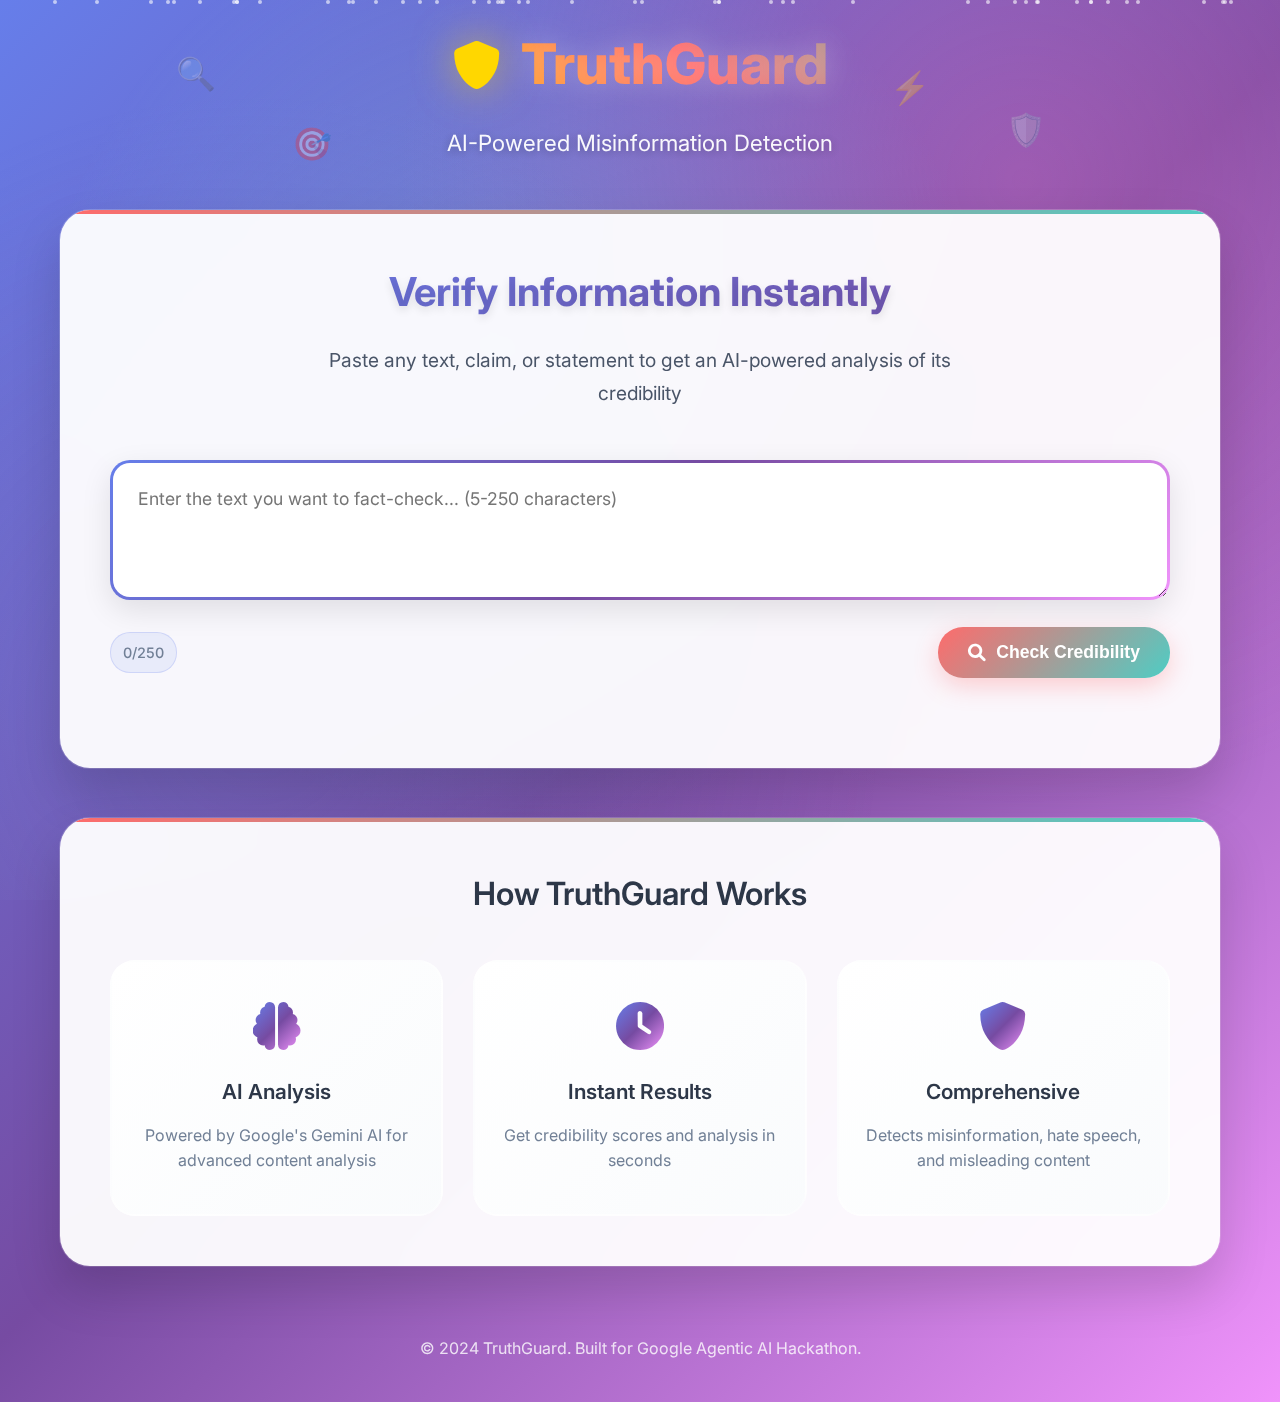
<file: GenAI Hackathon/stati/static/index.html>
<!DOCTYPE html>
<html lang="en">
<head>
    <meta charset="UTF-8">
    <meta name="viewport" content="width=device-width, initial-scale=1.0">
    <title>TruthGuard - AI-Powered Misinformation Detection</title>
    <link rel="stylesheet" href="css/style.css">
    <link href="https://fonts.googleapis.com/css2?family=Inter:wght@300;400;500;600;700&display=swap" rel="stylesheet">
    <link rel="stylesheet" href="https://cdnjs.cloudflare.com/ajax/libs/font-awesome/6.0.0/css/all.min.css">
</head>
<body>
    <div class="container">
        <!-- Header -->
        <header class="header">
            <div class="logo">
                <i class="fas fa-shield-alt"></i>
                <h1>TruthGuard</h1>
            </div>
            <p class="tagline">AI-Powered Misinformation Detection</p>
            <div class="header-decoration">
                <div class="floating-icon">🔍</div>
                <div class="floating-icon">🛡️</div>
                <div class="floating-icon">⚡</div>
                <div class="floating-icon">🎯</div>
            </div>
        </header>

        <!-- Main Content -->
        <main class="main-content">
            <div class="hero-section">
                <h2>Verify Information Instantly</h2>
                <p>Paste any text, claim, or statement to get an AI-powered analysis of its credibility</p>
            </div>

            <!-- Input Section -->
            <div class="input-section">
                <div class="input-container">
                    <textarea 
                        id="textInput" 
                        placeholder="Enter the text you want to fact-check... (5-250 characters)"
                        maxlength="250"
                    ></textarea>
                    <div class="input-footer">
                        <span id="charCount">0/250</span>
                        <button id="checkButton" class="check-btn">
                            <i class="fas fa-search"></i>
                            Check Credibility
                        </button>
                    </div>
                </div>
            </div>

            <!-- Loading State -->
            <div id="loadingState" class="loading-state hidden">
                <div class="spinner"></div>
                <p>Analyzing content with AI...</p>
            </div>

            <!-- Results Section -->
            <div id="resultsSection" class="results-section hidden">
                <div class="result-card">
                    <div class="result-header">
                        <div class="score-container">
                            <div id="scoreCircle" class="score-circle">
                                <span id="scoreValue">0</span>
                            </div>
                            <div class="score-label">
                                <span id="scoreText">Credibility Score</span>
                                <small id="scoreDescription">0 = entirely correct, 100 = entirely false</small>
                            </div>
                        </div>
                    </div>

                    <div class="result-content">
                        <div class="category-section">
                            <h3><i class="fas fa-tag"></i> Category</h3>
                            <span id="category" class="category-badge"></span>
                        </div>

                        <div class="explanation-section">
                            <h3><i class="fas fa-info-circle"></i> Analysis</h3>
                            <p id="explanation"></p>
                        </div>

                        <div class="tip-section">
                            <h3><i class="fas fa-lightbulb"></i> Verification Tip</h3>
                            <p id="tip"></p>
                        </div>

                        <div class="flags-section">
                            <h3><i class="fas fa-flag"></i> Red Flags</h3>
                            <div id="flags" class="flags-container"></div>
                        </div>
                    </div>
                </div>
            </div>

            <!-- Error State -->
            <div id="errorState" class="error-state hidden">
                <div class="error-card">
                    <i class="fas fa-exclamation-triangle"></i>
                    <h3>Error</h3>
                    <p id="errorMessage"></p>
                </div>
            </div>
        </main>

        <!-- Features Section -->
        <section class="features-section">
            <h2>How TruthGuard Works</h2>
            <div class="features-grid">
                <div class="feature-card">
                    <i class="fas fa-brain"></i>
                    <h3>AI Analysis</h3>
                    <p>Powered by Google's Gemini AI for advanced content analysis</p>
                </div>
                <div class="feature-card">
                    <i class="fas fa-clock"></i>
                    <h3>Instant Results</h3>
                    <p>Get credibility scores and analysis in seconds</p>
                </div>
                <div class="feature-card">
                    <i class="fas fa-shield-alt"></i>
                    <h3>Comprehensive</h3>
                    <p>Detects misinformation, hate speech, and misleading content</p>
                </div>
            </div>
        </section>

        <!-- Footer -->
        <footer class="footer">
            <p>&copy; 2024 TruthGuard. Built for Google Agentic AI Hackathon.</p>
        </footer>
    </div>

    <!-- Particle Effects -->
    <div id="particles-container"></div>
    
    <script src="js/app.js"></script>
    <script>
        // Create floating particles
        function createParticles() {
            const container = document.getElementById('particles-container');
            const particleCount = 50;
            
            for (let i = 0; i < particleCount; i++) {
                const particle = document.createElement('div');
                particle.className = 'particle';
                particle.style.left = Math.random() * 100 + '%';
                particle.style.animationDelay = Math.random() * 20 + 's';
                particle.style.animationDuration = (Math.random() * 10 + 10) + 's';
                container.appendChild(particle);
            }
        }
        
        // Initialize particles when page loads
        document.addEventListener('DOMContentLoaded', createParticles);
    </script>
</body>
</html>
</file>
<file: GenAI Hackathon/stati/static/css/style.css>
/* Reset and Base Styles */
* {
    margin: 0;
    padding: 0;
    box-sizing: border-box;
}

body {
    font-family: 'Inter', -apple-system, BlinkMacSystemFont, 'Segoe UI', Roboto, sans-serif;
    line-height: 1.6;
    color: #333;
    background: linear-gradient(135deg, #667eea 0%, #764ba2 50%, #f093fb 100%);
    min-height: 100vh;
    position: relative;
    overflow-x: hidden;
}

/* Animated background particles */
body::before {
    content: '';
    position: fixed;
    top: 0;
    left: 0;
    width: 100%;
    height: 100%;
    background: 
        radial-gradient(circle at 20% 80%, rgba(120, 119, 198, 0.3) 0%, transparent 50%),
        radial-gradient(circle at 80% 20%, rgba(255, 119, 198, 0.3) 0%, transparent 50%),
        radial-gradient(circle at 40% 40%, rgba(120, 219, 255, 0.3) 0%, transparent 50%);
    animation: backgroundShift 20s ease-in-out infinite;
    z-index: -1;
}

@keyframes backgroundShift {
    0%, 100% { transform: translateX(0) translateY(0); }
    25% { transform: translateX(-20px) translateY(-10px); }
    50% { transform: translateX(20px) translateY(10px); }
    75% { transform: translateX(-10px) translateY(20px); }
}

/* Particle Effects */
#particles-container {
    position: fixed;
    top: 0;
    left: 0;
    width: 100%;
    height: 100%;
    pointer-events: none;
    z-index: 1;
    overflow: hidden;
}

.particle {
    position: absolute;
    width: 4px;
    height: 4px;
    background: rgba(255, 255, 255, 0.6);
    border-radius: 50%;
    animation: particleFloat linear infinite;
}

@keyframes particleFloat {
    0% {
        transform: translateY(100vh) translateX(0) rotate(0deg);
        opacity: 0;
    }
    10% {
        opacity: 1;
    }
    90% {
        opacity: 1;
    }
    100% {
        transform: translateY(-100px) translateX(100px) rotate(360deg);
        opacity: 0;
    }
}

.container {
    max-width: 1200px;
    margin: 0 auto;
    padding: 20px;
    position: relative;
    z-index: 10;
}

/* Header Styles */
.header {
    text-align: center;
    margin-bottom: 50px;
    color: white;
    position: relative;
    z-index: 10;
}

.logo {
    display: flex;
    align-items: center;
    justify-content: center;
    gap: 20px;
    margin-bottom: 15px;
    animation: logoFloat 3s ease-in-out infinite;
}

@keyframes logoFloat {
    0%, 100% { transform: translateY(0px); }
    50% { transform: translateY(-10px); }
}

.logo i {
    font-size: 3rem;
    color: #ffd700;
    filter: drop-shadow(0 0 20px rgba(255, 215, 0, 0.5));
    animation: shieldPulse 2s ease-in-out infinite;
}

@keyframes shieldPulse {
    0%, 100% { transform: scale(1); }
    50% { transform: scale(1.1); }
}

.logo h1 {
    font-size: 3.5rem;
    font-weight: 800;
    background: linear-gradient(45deg, #ffd700, #ff6b6b, #4ecdc4, #45b7d1);
    background-size: 300% 300%;
    -webkit-background-clip: text;
    -webkit-text-fill-color: transparent;
    background-clip: text;
    animation: gradientShift 3s ease-in-out infinite;
    text-shadow: 0 0 30px rgba(255, 255, 255, 0.3);
}

@keyframes gradientShift {
    0%, 100% { background-position: 0% 50%; }
    50% { background-position: 100% 50%; }
}

.tagline {
    font-size: 1.4rem;
    opacity: 0.95;
    font-weight: 400;
    text-shadow: 0 2px 10px rgba(0,0,0,0.3);
    animation: fadeInUp 1s ease-out 0.5s both;
}

@keyframes fadeInUp {
    from {
        opacity: 0;
        transform: translateY(30px);
    }
    to {
        opacity: 0.95;
        transform: translateY(0);
    }
}

/* Header Decoration */
.header-decoration {
    position: absolute;
    top: 0;
    left: 0;
    right: 0;
    bottom: 0;
    pointer-events: none;
    z-index: -1;
}

.floating-icon {
    position: absolute;
    font-size: 2rem;
    opacity: 0.3;
    animation: floatAround 15s linear infinite;
}

.floating-icon:nth-child(1) {
    top: 20%;
    left: 10%;
    animation-delay: 0s;
    animation-duration: 20s;
}

.floating-icon:nth-child(2) {
    top: 60%;
    right: 15%;
    animation-delay: -5s;
    animation-duration: 18s;
}

.floating-icon:nth-child(3) {
    top: 30%;
    right: 25%;
    animation-delay: -10s;
    animation-duration: 22s;
}

.floating-icon:nth-child(4) {
    top: 70%;
    left: 20%;
    animation-delay: -15s;
    animation-duration: 16s;
}

@keyframes floatAround {
    0% {
        transform: translate(0, 0) rotate(0deg);
        opacity: 0.3;
    }
    25% {
        transform: translate(50px, -30px) rotate(90deg);
        opacity: 0.6;
    }
    50% {
        transform: translate(-20px, -60px) rotate(180deg);
        opacity: 0.3;
    }
    75% {
        transform: translate(-50px, -20px) rotate(270deg);
        opacity: 0.6;
    }
    100% {
        transform: translate(0, 0) rotate(360deg);
        opacity: 0.3;
    }
}

/* Main Content */
.main-content {
    background: rgba(255, 255, 255, 0.95);
    backdrop-filter: blur(20px);
    border-radius: 30px;
    padding: 50px;
    box-shadow: 
        0 25px 50px rgba(0,0,0,0.15),
        0 0 0 1px rgba(255, 255, 255, 0.2),
        inset 0 1px 0 rgba(255, 255, 255, 0.3);
    margin-bottom: 50px;
    position: relative;
    overflow: hidden;
    animation: slideInUp 0.8s ease-out;
}

@keyframes slideInUp {
    from {
        opacity: 0;
        transform: translateY(50px);
    }
    to {
        opacity: 1;
        transform: translateY(0);
    }
}

.main-content::before {
    content: '';
    position: absolute;
    top: 0;
    left: 0;
    right: 0;
    height: 4px;
    background: linear-gradient(90deg, #ff6b6b, #4ecdc4, #45b7d1, #f093fb);
    background-size: 300% 100%;
    animation: gradientMove 3s ease-in-out infinite;
}

@keyframes gradientMove {
    0%, 100% { background-position: 0% 50%; }
    50% { background-position: 100% 50%; }
}

.hero-section {
    text-align: center;
    margin-bottom: 50px;
    animation: fadeInUp 1s ease-out 0.3s both;
}

.hero-section h2 {
    font-size: 2.5rem;
    font-weight: 700;
    background: linear-gradient(135deg, #667eea, #764ba2);
    -webkit-background-clip: text;
    -webkit-text-fill-color: transparent;
    background-clip: text;
    margin-bottom: 20px;
    text-shadow: 0 4px 8px rgba(0,0,0,0.1);
}

.hero-section p {
    font-size: 1.2rem;
    color: #4a5568;
    max-width: 700px;
    margin: 0 auto;
    line-height: 1.7;
    font-weight: 400;
}

/* Input Section */
.input-section {
    margin-bottom: 40px;
    animation: fadeInUp 1s ease-out 0.6s both;
}

.input-container {
    position: relative;
}

#textInput {
    width: 100%;
    min-height: 140px;
    padding: 25px;
    border: 3px solid transparent;
    border-radius: 20px;
    font-size: 1.1rem;
    font-family: inherit;
    resize: vertical;
    transition: all 0.4s cubic-bezier(0.4, 0, 0.2, 1);
    background: linear-gradient(white, white) padding-box,
                linear-gradient(135deg, #667eea, #764ba2, #f093fb) border-box;
    box-shadow: 0 10px 30px rgba(0,0,0,0.1);
    position: relative;
    overflow: hidden;
}

#textInput::before {
    content: '';
    position: absolute;
    top: 0;
    left: -100%;
    width: 100%;
    height: 100%;
    background: linear-gradient(90deg, transparent, rgba(255,255,255,0.4), transparent);
    transition: left 0.5s;
}

#textInput:focus {
    outline: none;
    transform: translateY(-2px);
    box-shadow: 
        0 20px 40px rgba(102, 126, 234, 0.2),
        0 0 0 4px rgba(102, 126, 234, 0.1);
    border-color: #667eea;
}

#textInput:focus::before {
    left: 100%;
}

.input-footer {
    display: flex;
    justify-content: space-between;
    align-items: center;
    margin-top: 20px;
}

#charCount {
    color: #718096;
    font-size: 0.9rem;
    font-weight: 500;
    padding: 8px 12px;
    background: rgba(102, 126, 234, 0.1);
    border-radius: 20px;
    border: 1px solid rgba(102, 126, 234, 0.2);
}

.check-btn {
    background: linear-gradient(135deg, #ff6b6b 0%, #4ecdc4 50%, #45b7d1 100%);
    background-size: 200% 200%;
    color: white;
    border: none;
    padding: 15px 30px;
    border-radius: 25px;
    font-size: 1.1rem;
    font-weight: 600;
    cursor: pointer;
    display: flex;
    align-items: center;
    gap: 10px;
    transition: all 0.4s cubic-bezier(0.4, 0, 0.2, 1);
    box-shadow: 0 8px 25px rgba(255, 107, 107, 0.3);
    position: relative;
    overflow: hidden;
}

.check-btn::before {
    content: '';
    position: absolute;
    top: 0;
    left: -100%;
    width: 100%;
    height: 100%;
    background: linear-gradient(90deg, transparent, rgba(255,255,255,0.3), transparent);
    transition: left 0.6s;
}

.check-btn:hover {
    transform: translateY(-3px) scale(1.05);
    box-shadow: 0 15px 35px rgba(255, 107, 107, 0.4);
    background-position: 100% 0;
}

.check-btn:hover::before {
    left: 100%;
}

.check-btn:active {
    transform: translateY(-1px) scale(1.02);
}

.check-btn:disabled {
    opacity: 0.6;
    cursor: not-allowed;
    transform: none;
    background: #ccc;
    box-shadow: none;
}

/* Loading State */
.loading-state {
    text-align: center;
    padding: 50px;
    animation: fadeInUp 0.5s ease-out;
}

.spinner {
    width: 60px;
    height: 60px;
    border: 4px solid rgba(102, 126, 234, 0.1);
    border-top: 4px solid #667eea;
    border-right: 4px solid #4ecdc4;
    border-bottom: 4px solid #ff6b6b;
    border-radius: 50%;
    animation: spin 1.2s linear infinite;
    margin: 0 auto 25px;
    position: relative;
}

.spinner::after {
    content: '';
    position: absolute;
    top: 50%;
    left: 50%;
    width: 20px;
    height: 20px;
    background: linear-gradient(45deg, #667eea, #4ecdc4);
    border-radius: 50%;
    transform: translate(-50%, -50%);
    animation: pulse 1.5s ease-in-out infinite;
}

@keyframes spin {
    0% { transform: rotate(0deg); }
    100% { transform: rotate(360deg); }
}

@keyframes pulse {
    0%, 100% { transform: translate(-50%, -50%) scale(1); opacity: 1; }
    50% { transform: translate(-50%, -50%) scale(1.2); opacity: 0.7; }
}

.loading-state p {
    color: #4a5568;
    font-size: 1.2rem;
    font-weight: 500;
    background: linear-gradient(135deg, #667eea, #764ba2);
    -webkit-background-clip: text;
    -webkit-text-fill-color: transparent;
    background-clip: text;
}

/* Results Section */
.results-section {
    margin-top: 40px;
    animation: slideInUp 0.8s ease-out;
}

.result-card {
    background: linear-gradient(135deg, rgba(255,255,255,0.9) 0%, rgba(248,250,252,0.9) 100%);
    backdrop-filter: blur(20px);
    border-radius: 25px;
    padding: 40px;
    border: 2px solid rgba(255,255,255,0.3);
    box-shadow: 
        0 20px 40px rgba(0,0,0,0.1),
        0 0 0 1px rgba(255,255,255,0.2),
        inset 0 1px 0 rgba(255,255,255,0.4);
    position: relative;
    overflow: hidden;
}

.result-card::before {
    content: '';
    position: absolute;
    top: 0;
    left: 0;
    right: 0;
    height: 4px;
    background: linear-gradient(90deg, #ff6b6b, #4ecdc4, #45b7d1, #f093fb);
    background-size: 300% 100%;
    animation: gradientMove 3s ease-in-out infinite;
}

.result-header {
    margin-bottom: 30px;
}

.score-container {
    display: flex;
    align-items: center;
    gap: 20px;
}

.score-circle {
    width: 100px;
    height: 100px;
    border-radius: 50%;
    display: flex;
    align-items: center;
    justify-content: center;
    font-size: 1.8rem;
    font-weight: 800;
    color: white;
    position: relative;
    box-shadow: 0 10px 30px rgba(0,0,0,0.2);
    animation: scorePulse 2s ease-in-out infinite;
}

@keyframes scorePulse {
    0%, 100% { transform: scale(1); }
    50% { transform: scale(1.05); }
}

.score-circle.low-risk {
    background: linear-gradient(135deg, #48bb78, #38a169, #2f855a);
    box-shadow: 0 10px 30px rgba(72, 187, 120, 0.4);
}

.score-circle.medium-risk {
    background: linear-gradient(135deg, #ed8936, #dd6b20, #c05621);
    box-shadow: 0 10px 30px rgba(237, 137, 54, 0.4);
}

.score-circle.high-risk {
    background: linear-gradient(135deg, #f56565, #e53e3e, #c53030);
    box-shadow: 0 10px 30px rgba(245, 101, 101, 0.4);
}

.score-label {
    flex: 1;
}

.score-label span {
    font-size: 1.2rem;
    font-weight: 600;
    color: #2d3748;
    display: block;
    margin-bottom: 5px;
}

.score-label small {
    color: #718096;
    font-size: 0.9rem;
}

.result-content {
    display: grid;
    gap: 25px;
}

.result-content h3 {
    font-size: 1.1rem;
    font-weight: 600;
    color: #2d3748;
    margin-bottom: 10px;
    display: flex;
    align-items: center;
    gap: 8px;
}

.result-content h3 i {
    color: #667eea;
}

.category-badge {
    background: linear-gradient(135deg, #667eea, #764ba2);
    color: white;
    padding: 8px 16px;
    border-radius: 25px;
    font-size: 0.9rem;
    font-weight: 600;
    text-transform: capitalize;
    box-shadow: 0 4px 15px rgba(102, 126, 234, 0.3);
    display: inline-block;
    margin-top: 8px;
    animation: badgeGlow 2s ease-in-out infinite;
}

@keyframes badgeGlow {
    0%, 100% { box-shadow: 0 4px 15px rgba(102, 126, 234, 0.3); }
    50% { box-shadow: 0 6px 20px rgba(102, 126, 234, 0.5); }
}

.explanation-section p,
.tip-section p {
    color: #4a5568;
    line-height: 1.6;
}

.flags-container {
    display: flex;
    flex-wrap: wrap;
    gap: 8px;
}

.flag-item {
    background: linear-gradient(135deg, #fed7d7, #feb2b2);
    color: #c53030;
    padding: 6px 12px;
    border-radius: 15px;
    font-size: 0.8rem;
    font-weight: 600;
    border: 1px solid rgba(197, 48, 48, 0.2);
    box-shadow: 0 2px 8px rgba(197, 48, 48, 0.2);
    animation: flagShake 0.5s ease-in-out;
}

@keyframes flagShake {
    0%, 100% { transform: translateX(0); }
    25% { transform: translateX(-2px); }
    75% { transform: translateX(2px); }
}

/* Error State */
.error-state {
    margin-top: 30px;
}

.error-card {
    background: #fed7d7;
    border: 1px solid #feb2b2;
    border-radius: 12px;
    padding: 20px;
    text-align: center;
}

.error-card i {
    font-size: 2rem;
    color: #e53e3e;
    margin-bottom: 10px;
}

.error-card h3 {
    color: #c53030;
    margin-bottom: 10px;
}

.error-card p {
    color: #742a2a;
}

/* Features Section */
.features-section {
    background: rgba(255, 255, 255, 0.95);
    backdrop-filter: blur(20px);
    border-radius: 30px;
    padding: 50px;
    box-shadow: 
        0 25px 50px rgba(0,0,0,0.15),
        0 0 0 1px rgba(255, 255, 255, 0.2),
        inset 0 1px 0 rgba(255, 255, 255, 0.3);
    margin-bottom: 50px;
    position: relative;
    overflow: hidden;
    animation: slideInUp 0.8s ease-out 0.4s both;
}

.features-section::before {
    content: '';
    position: absolute;
    top: 0;
    left: 0;
    right: 0;
    height: 4px;
    background: linear-gradient(90deg, #ff6b6b, #4ecdc4, #45b7d1, #f093fb);
    background-size: 300% 100%;
    animation: gradientMove 3s ease-in-out infinite;
}

.features-section h2 {
    text-align: center;
    font-size: 2rem;
    font-weight: 600;
    color: #2d3748;
    margin-bottom: 40px;
}

.features-grid {
    display: grid;
    grid-template-columns: repeat(auto-fit, minmax(250px, 1fr));
    gap: 30px;
}

.feature-card {
    text-align: center;
    padding: 40px 25px;
    border-radius: 25px;
    background: linear-gradient(135deg, rgba(255,255,255,0.8) 0%, rgba(248,250,252,0.8) 100%);
    backdrop-filter: blur(10px);
    border: 2px solid rgba(255,255,255,0.3);
    transition: all 0.4s cubic-bezier(0.4, 0, 0.2, 1);
    position: relative;
    overflow: hidden;
    animation: fadeInUp 0.8s ease-out both;
}

.feature-card:nth-child(1) { animation-delay: 0.1s; }
.feature-card:nth-child(2) { animation-delay: 0.2s; }
.feature-card:nth-child(3) { animation-delay: 0.3s; }

.feature-card::before {
    content: '';
    position: absolute;
    top: 0;
    left: -100%;
    width: 100%;
    height: 100%;
    background: linear-gradient(90deg, transparent, rgba(255,255,255,0.4), transparent);
    transition: left 0.6s;
}

.feature-card:hover {
    transform: translateY(-10px) scale(1.02);
    box-shadow: 0 20px 40px rgba(0,0,0,0.15);
}

.feature-card:hover::before {
    left: 100%;
}

.feature-card i {
    font-size: 3rem;
    background: linear-gradient(135deg, #667eea, #764ba2, #f093fb);
    -webkit-background-clip: text;
    -webkit-text-fill-color: transparent;
    background-clip: text;
    margin-bottom: 25px;
    animation: iconFloat 3s ease-in-out infinite;
}

@keyframes iconFloat {
    0%, 100% { transform: translateY(0px); }
    50% { transform: translateY(-5px); }
}

.feature-card h3 {
    font-size: 1.3rem;
    font-weight: 600;
    color: #2d3748;
    margin-bottom: 15px;
}

.feature-card p {
    color: #718096;
    line-height: 1.6;
}

/* Footer */
.footer {
    text-align: center;
    color: white;
    opacity: 0.8;
    padding: 20px;
}

/* Utility Classes */
.hidden {
    display: none !important;
}

/* Interactive Effects */
.result-card:hover {
    transform: translateY(-5px);
    box-shadow: 
        0 30px 60px rgba(0,0,0,0.15),
        0 0 0 1px rgba(255,255,255,0.3),
        inset 0 1px 0 rgba(255,255,255,0.5);
}

.feature-card:hover i {
    animation: iconSpin 0.6s ease-in-out;
}

@keyframes iconSpin {
    0% { transform: rotate(0deg) scale(1); }
    50% { transform: rotate(180deg) scale(1.1); }
    100% { transform: rotate(360deg) scale(1); }
}

/* Glow effects for interactive elements */
.check-btn:focus {
    outline: none;
    box-shadow: 
        0 15px 35px rgba(255, 107, 107, 0.4),
        0 0 0 4px rgba(255, 107, 107, 0.2);
}

#textInput:focus {
    animation: inputGlow 2s ease-in-out infinite;
}

@keyframes inputGlow {
    0%, 100% { 
        box-shadow: 
            0 20px 40px rgba(102, 126, 234, 0.2),
            0 0 0 4px rgba(102, 126, 234, 0.1);
    }
    50% { 
        box-shadow: 
            0 25px 50px rgba(102, 126, 234, 0.3),
            0 0 0 6px rgba(102, 126, 234, 0.15);
    }
}

/* Success/Error animations */
.result-card.success {
    animation: successPulse 0.6s ease-out;
}

.result-card.error {
    animation: errorShake 0.6s ease-out;
}

@keyframes successPulse {
    0% { transform: scale(1); }
    50% { transform: scale(1.02); }
    100% { transform: scale(1); }
}

@keyframes errorShake {
    0%, 100% { transform: translateX(0); }
    25% { transform: translateX(-5px); }
    75% { transform: translateX(5px); }
}

/* Confetti Animation */
@keyframes confettiFall {
    0% {
        transform: translateY(-100vh) rotate(0deg);
        opacity: 1;
    }
    100% {
        transform: translateY(100vh) rotate(720deg);
        opacity: 0;
    }
}

/* Responsive Design */
@media (max-width: 768px) {
    .container {
        padding: 15px;
    }
    
    .main-content {
        padding: 25px;
    }
    
    .logo h1 {
        font-size: 2.5rem;
    }
    
    .hero-section h2 {
        font-size: 2rem;
    }
    
    .score-container {
        flex-direction: column;
        text-align: center;
        gap: 15px;
    }
    
    .input-footer {
        flex-direction: column;
        gap: 15px;
        align-items: stretch;
    }
    
    .check-btn {
        justify-content: center;
    }
    
    .floating-icon {
        display: none;
    }
    
    .particle {
        width: 2px;
        height: 2px;
    }
}
</file>
